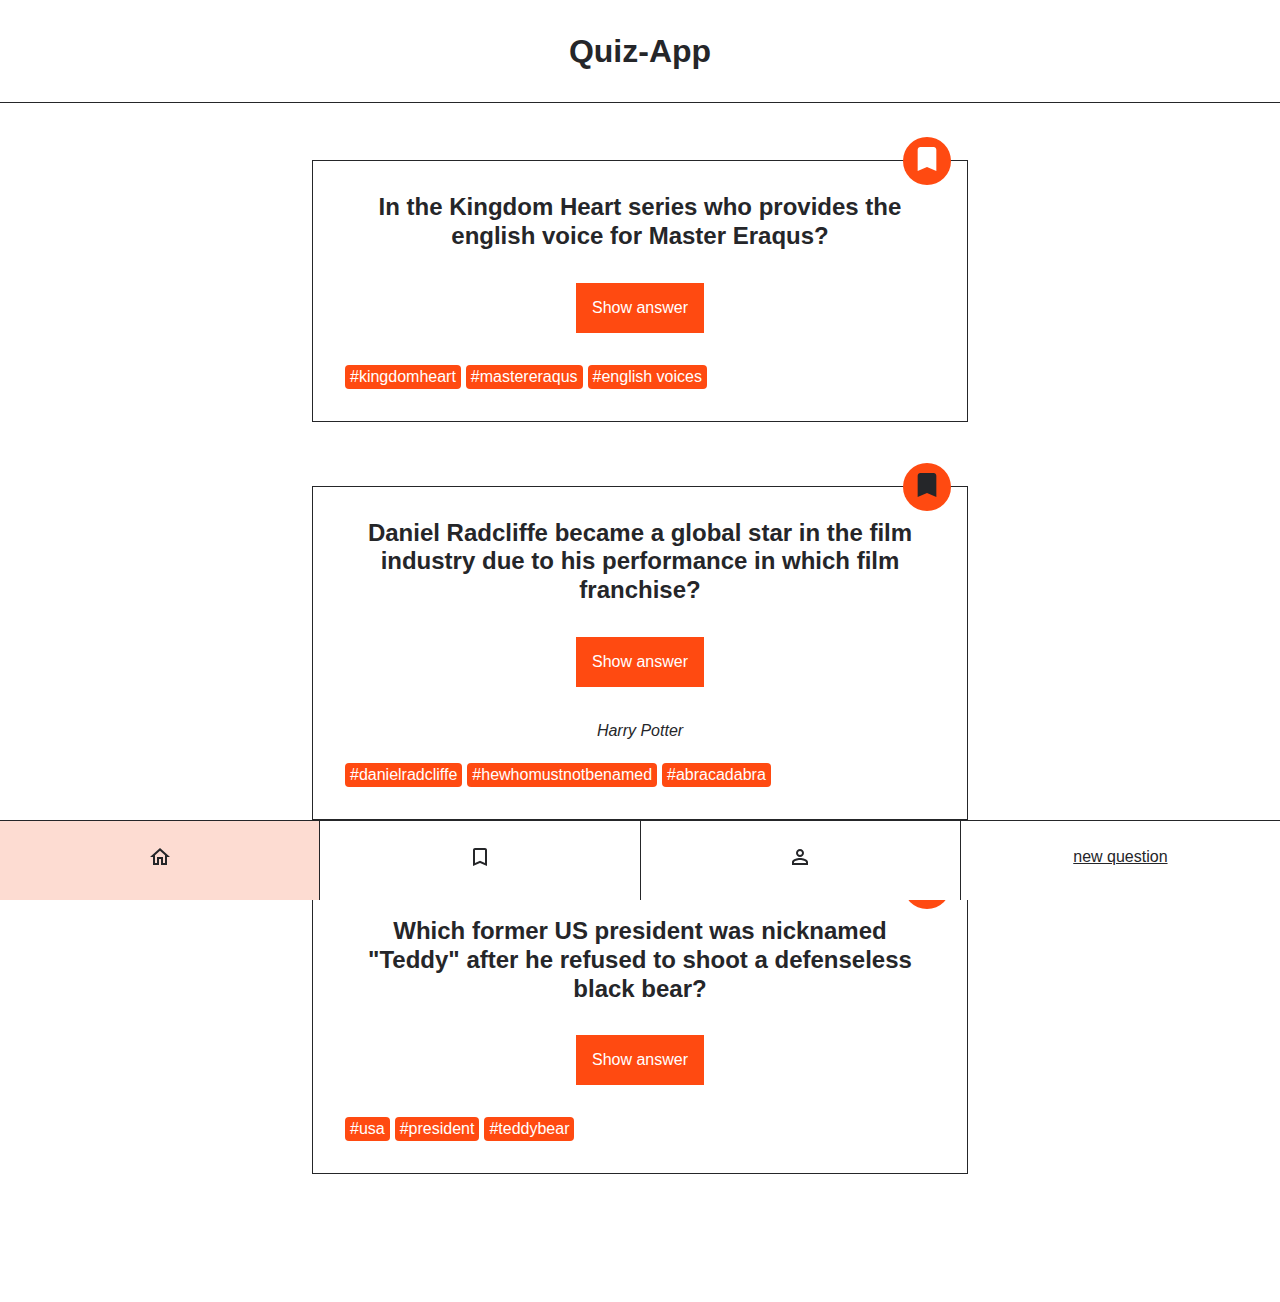
<file: index.html>
<!DOCTYPE html>
<html lang="en">
  <head>
    <meta charset="UTF-8" />
    <meta http-equiv="X-UA-Compatible" content="IE=edge" />
    <meta name="viewport" content="width=device-width, initial-scale=1.0" />
    <title>Quiz-App</title>
    <link rel="stylesheet" href="./styles.css" />
    <script src="./index.js" defer></script>
  </head>
  <body>
    <header class="header">
      <h1 class="header__title">Quiz-App</h1>
    </header>
    <main>
      <ul class="card-list">
        <!--
                FIRST CARD
              -->
        <li class="card-list__item">
          <article class="card">
            <h2 class="card__question">
              In the Kingdom Heart series who provides the english voice for
              Master Eraqus?
            </h2>
            <button
              data-js="answer-button"
              class="card__button-answer"
              type="button">
              Show answer
            </button>
            <p data-js="answer" class="card__answer">Mark Hamill</p>
            <ul class="card__tag-list">
              <li class="card__tag-list-item">#kingdomheart</li>
              <li class="card__tag-list-item">#mastereraqus</li>
              <li class="card__tag-list-item">#english voices</li>
            </ul>
            <div class="card__button-bookmark">
              <button
                data-js="bookmark-button"
                class="bookmark"
                aria-label="bookmark"
                type="button">
                <svg
                  class="bookmark__icon"
                  xmlns="http://www.w3.org/2000/svg"
                  viewbox="0 0 24 24">
                  <path
                    d="M17 3H7c-1.1 0-2 .9-2 2v16l7-3 7 3V5c0-1.1-.9-2-2-2z" />
                </svg>
              </button>
            </div>
          </article>
        </li>
        <!--
                SECOND CARD
              -->
        <li class="card-list__item">
          <article class="card">
            <h2 class="card__question">
              Daniel Radcliffe became a global star in the film industry due to
              his performance in which film franchise?
            </h2>
            <button class="card__button-answer" type="button">
              Show answer
            </button>
            <p class="card__answer card__answer--active">Harry Potter</p>
            <ul class="card__tag-list">
              <li class="card__tag-list-item">#danielradcliffe</li>
              <li class="card__tag-list-item">#hewhomustnotbenamed</li>
              <li class="card__tag-list-item">#abracadabra</li>
            </ul>
            <div class="card__button-bookmark">
              <button
                class="bookmark bookmark--active"
                aria-label="bookmark"
                type="button">
                <svg
                  class="bookmark__icon"
                  xmlns="http://www.w3.org/2000/svg"
                  viewbox="0 0 24 24">
                  <path
                    d="M17 3H7c-1.1 0-2 .9-2 2v16l7-3 7 3V5c0-1.1-.9-2-2-2z" />
                </svg>
              </button>
            </div>
          </article>
        </li>
        <!--
                THIRD CARD
              -->
        <li class="card-list__item">
          <article class="card">
            <h2 class="card__question">
              Which former US president was nicknamed &quot;Teddy&quot; after he
              refused to shoot a defenseless black bear?
            </h2>
            <button class="card__button-answer" type="button">
              Show answer
            </button>
            <p class="card__answer">Theodore Roosevelt</p>
            <ul class="card__tag-list">
              <li class="card__tag-list-item">#usa</li>
              <li class="card__tag-list-item">#president</li>
              <li class="card__tag-list-item">#teddybear</li>
            </ul>
            <div class="card__button-bookmark">
              <button class="bookmark" aria-label="bookmark" type="button">
                <svg
                  class="bookmark__icon"
                  xmlns="http://www.w3.org/2000/svg"
                  viewbox="0 0 24 24">
                  <path
                    d="M17 3H7c-1.1 0-2 .9-2 2v16l7-3 7 3V5c0-1.1-.9-2-2-2z" />
                </svg>
              </button>
            </div>
          </article>
        </li>
      </ul>
    </main>

    <nav class="navigation">
      <ul class="navigation__list">
        <li class="navigation__list-item navigation__list-item--active">
          <a
            class="navigation__link"
            href="/index.html"
            aria-label="go to home page">
            <svg
              xmlns="http://www.w3.org/2000/svg"
              height="24px"
              viewbox="0 0 24 24"
              width="24px">
              <path
                d="M12 5.69l5 4.5V18h-2v-6H9v6H7v-7.81l5-4.5M12 3L2 12h3v8h6v-6h2v6h6v-8h3L12 3z" />
            </svg>
          </a>
        </li>
        <li class="navigation__list-item">
          <a
            class="navigation__link"
            href="/bookmarks.html"
            aria-label="go to bookmarks page">
            <svg
              xmlns="http://www.w3.org/2000/svg"
              height="24px"
              viewbox="0 0 24 24"
              width="24px">
              <path
                d="M17 3H7c-1.1 0-2 .9-2 2v16l7-3 7 3V5c0-1.1-.9-2-2-2zm0 15l-5-2.18L7 18V5h10v13z" />
            </svg>
          </a>
        </li>
        <li class="navigation__list-item">
          <a
            class="navigation__link"
            href="/profile.html"
            aria-label="go to profile page">
            <svg
              xmlns="http://www.w3.org/2000/svg"
              height="24px"
              viewbox="0 0 24 24"
              width="24px">
              <path
                d="M12 6c1.1 0 2 .9 2 2s-.9 2-2 2-2-.9-2-2 .9-2 2-2m0 9c2.7 0 5.8 1.29 6 2v1H6v-.99c.2-.72 3.3-2.01 6-2.01m0-11C9.79 4 8 5.79 8 8s1.79 4 4 4 4-1.79 4-4-1.79-4-4-4zm0 9c-2.67 0-8 1.34-8 4v3h16v-3c0-2.66-5.33-4-8-4z" />
            </svg>
          </a>
        </li>
        <li class="navigation__list-item">
          <a
            class="navigation__link"
            href="/form.html"
            aria-label="go to form page">
            new question
          </a>
        </li>
      </ul>
    </nav>
  </body>
</html>
</file>
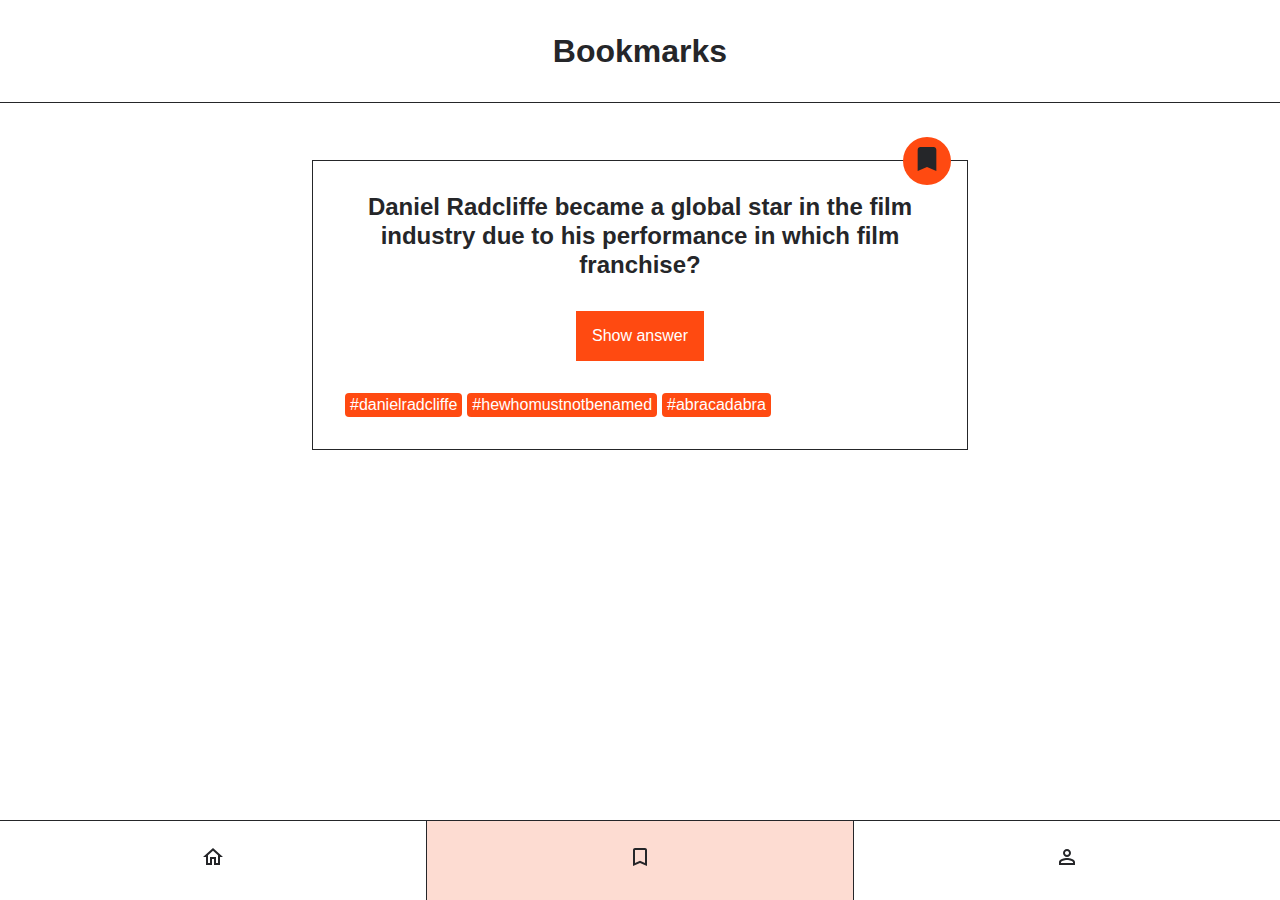
<file: bookmarks.html>
<!DOCTYPE html>
<html lang="en">
  <head>
    <meta charset="UTF-8" />
    <meta http-equiv="X-UA-Compatible" content="IE=edge" />
    <meta name="viewport" content="width=device-width, initial-scale=1.0" />
    <title>Quiz-App</title>
    <link rel="stylesheet" href="./styles.css" />
  </head>
  <body>
    <header class="header">
      <h1 class="header__title">Bookmarks</h1>
    </header>
    <main>
      <ul class="card-list">
        <li class="card-list__item">
          <article class="card">
            <h2 class="card__question">
              Daniel Radcliffe became a global star in the film industry due to
              his performance in which film franchise?
            </h2>
            <button class="card__button-answer" type="button">
              Show answer
            </button>
            <p class="card__answer">Harry Potter</p>
            <ul class="card__tag-list">
              <li class="card__tag-list-item">#danielradcliffe</li>
              <li class="card__tag-list-item">#hewhomustnotbenamed</li>
              <li class="card__tag-list-item">#abracadabra</li>
            </ul>
            <div class="card__button-bookmark">
              <button
                class="bookmark bookmark--active"
                aria-label="bookmark"
                type="button"
              >
                <svg
                  class="bookmark__icon"
                  xmlns="http://www.w3.org/2000/svg"
                  viewbox="0 0 24 24"
                >
                  <path
                    d="M17 3H7c-1.1 0-2 .9-2 2v16l7-3 7 3V5c0-1.1-.9-2-2-2z"
                  />
                </svg>
              </button>
            </div>
          </article>
        </li>
      </ul>
    </main>

    <nav class="navigation">
      <ul class="navigation__list">
        <li class="navigation__list-item">
          <a
            class="navigation__link"
            href="/index.html"
            aria-label="go to home page"
          >
            <svg
              xmlns="http://www.w3.org/2000/svg"
              height="24px"
              viewbox="0 0 24 24"
              width="24px"
            >
              <path
                d="M12 5.69l5 4.5V18h-2v-6H9v6H7v-7.81l5-4.5M12 3L2 12h3v8h6v-6h2v6h6v-8h3L12 3z"
              />
            </svg>
          </a>
        </li>
        <li class="navigation__list-item navigation__list-item--active">
          <a
            class="navigation__link"
            href="/bookmarks.html"
            aria-label="go to bookmarks page"
          >
            <svg
              xmlns="http://www.w3.org/2000/svg"
              height="24px"
              viewbox="0 0 24 24"
              width="24px"
            >
              <path
                d="M17 3H7c-1.1 0-2 .9-2 2v16l7-3 7 3V5c0-1.1-.9-2-2-2zm0 15l-5-2.18L7 18V5h10v13z"
              />
            </svg>
          </a>
        </li>
        <li class="navigation__list-item">
          <a
            class="navigation__link"
            href="/profile.html"
            aria-label="go to profile page"
          >
            <svg
              xmlns="http://www.w3.org/2000/svg"
              height="24px"
              viewbox="0 0 24 24"
              width="24px"
            >
              <path
                d="M12 6c1.1 0 2 .9 2 2s-.9 2-2 2-2-.9-2-2 .9-2 2-2m0 9c2.7 0 5.8 1.29 6 2v1H6v-.99c.2-.72 3.3-2.01 6-2.01m0-11C9.79 4 8 5.79 8 8s1.79 4 4 4 4-1.79 4-4-1.79-4-4-4zm0 9c-2.67 0-8 1.34-8 4v3h16v-3c0-2.66-5.33-4-8-4z"
              />
            </svg>
          </a>
        </li>
      </ul>
    </nav>
  </body>
</html>
</file>
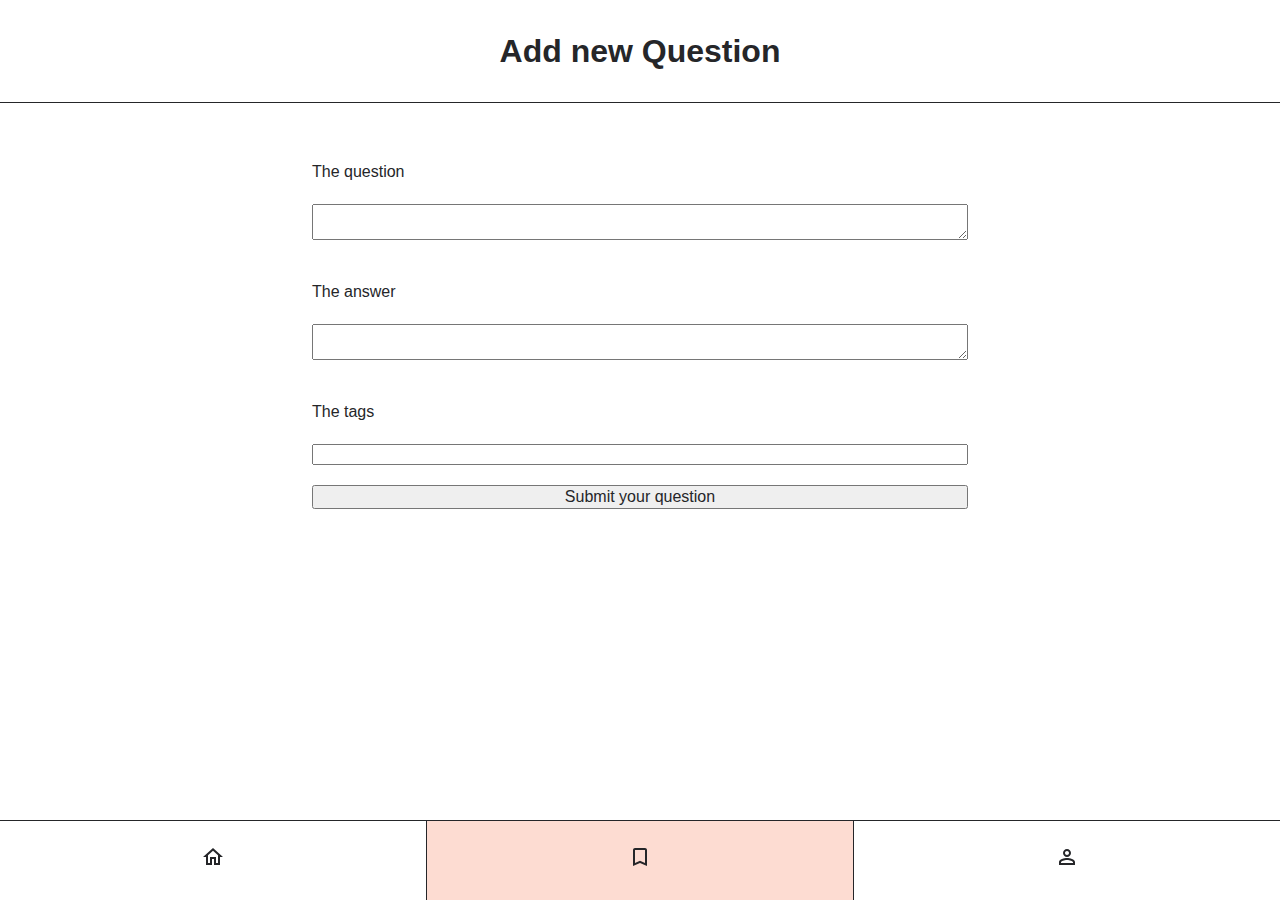
<file: form.html>
<!DOCTYPE html>
<html lang="en">
  <head>
    <meta charset="UTF-8" />
    <meta http-equiv="X-UA-Compatible" content="IE=edge" />
    <meta name="viewport" content="width=device-width, initial-scale=1.0" />
    <title>New Question</title>
    <link rel="stylesheet" href="./styles.css" />
    <script src="./form.js" defer></script>
  </head>
  <body>
    <header class="header">
      <h1 class="header__title">Add new Question</h1>
    </header>
    <main>
      <form data-js="card-form" class="form">
        <label for="question-input">The question</label>
        <textarea
          id="question-input"
          data-js="question-input"
          name="question"
          maxlength="200"></textarea>
        <p data-js="question-amounts-left"></p>
        <label for="answer-input">The answer</label>
        <textarea
          id="answer-input"
          data-js="answer-input"
          name="answer"
          maxlength="200"></textarea>
        <p data-js="answer-amounts-left"></p>
        <label for="tag-input">The tags</label>
        <input id="tag-input" type="text" name="tags" />
        <button type="submit">Submit your question</button>
      </form>
      <ul data-js="card-container" class="card-list"></ul>
    </main>

    <nav class="navigation">
      <ul class="navigation__list">
        <li class="navigation__list-item">
          <a
            class="navigation__link"
            href="/index.html"
            aria-label="go to home page">
            <svg
              xmlns="http://www.w3.org/2000/svg"
              height="24px"
              viewbox="0 0 24 24"
              width="24px">
              <path
                d="M12 5.69l5 4.5V18h-2v-6H9v6H7v-7.81l5-4.5M12 3L2 12h3v8h6v-6h2v6h6v-8h3L12 3z" />
            </svg>
          </a>
        </li>
        <li class="navigation__list-item navigation__list-item--active">
          <a
            class="navigation__link"
            href="/bookmarks.html"
            aria-label="go to bookmarks page">
            <svg
              xmlns="http://www.w3.org/2000/svg"
              height="24px"
              viewbox="0 0 24 24"
              width="24px">
              <path
                d="M17 3H7c-1.1 0-2 .9-2 2v16l7-3 7 3V5c0-1.1-.9-2-2-2zm0 15l-5-2.18L7 18V5h10v13z" />
            </svg>
          </a>
        </li>
        <li class="navigation__list-item">
          <a
            class="navigation__link"
            href="/profile.html"
            aria-label="go to profile page">
            <svg
              xmlns="http://www.w3.org/2000/svg"
              height="24px"
              viewbox="0 0 24 24"
              width="24px">
              <path
                d="M12 6c1.1 0 2 .9 2 2s-.9 2-2 2-2-.9-2-2 .9-2 2-2m0 9c2.7 0 5.8 1.29 6 2v1H6v-.99c.2-.72 3.3-2.01 6-2.01m0-11C9.79 4 8 5.79 8 8s1.79 4 4 4 4-1.79 4-4-1.79-4-4-4zm0 9c-2.67 0-8 1.34-8 4v3h16v-3c0-2.66-5.33-4-8-4z" />
            </svg>
          </a>
        </li>
      </ul>
    </nav>
  </body>
</html>
</file>
<file: styles.css>
@import "./global.css";

@import "./components/bookmark/bookmark.css";
@import "./components/card-list/card-list.css";
@import "./components/card/card.css";
@import "./components/header/header.css";
@import "./components/navigation/navigation.css";
@import "./components/profile/profile.css";
@import "./components/counter-list/counter-list.css";
@import "./components/form/form.css";
</file>
